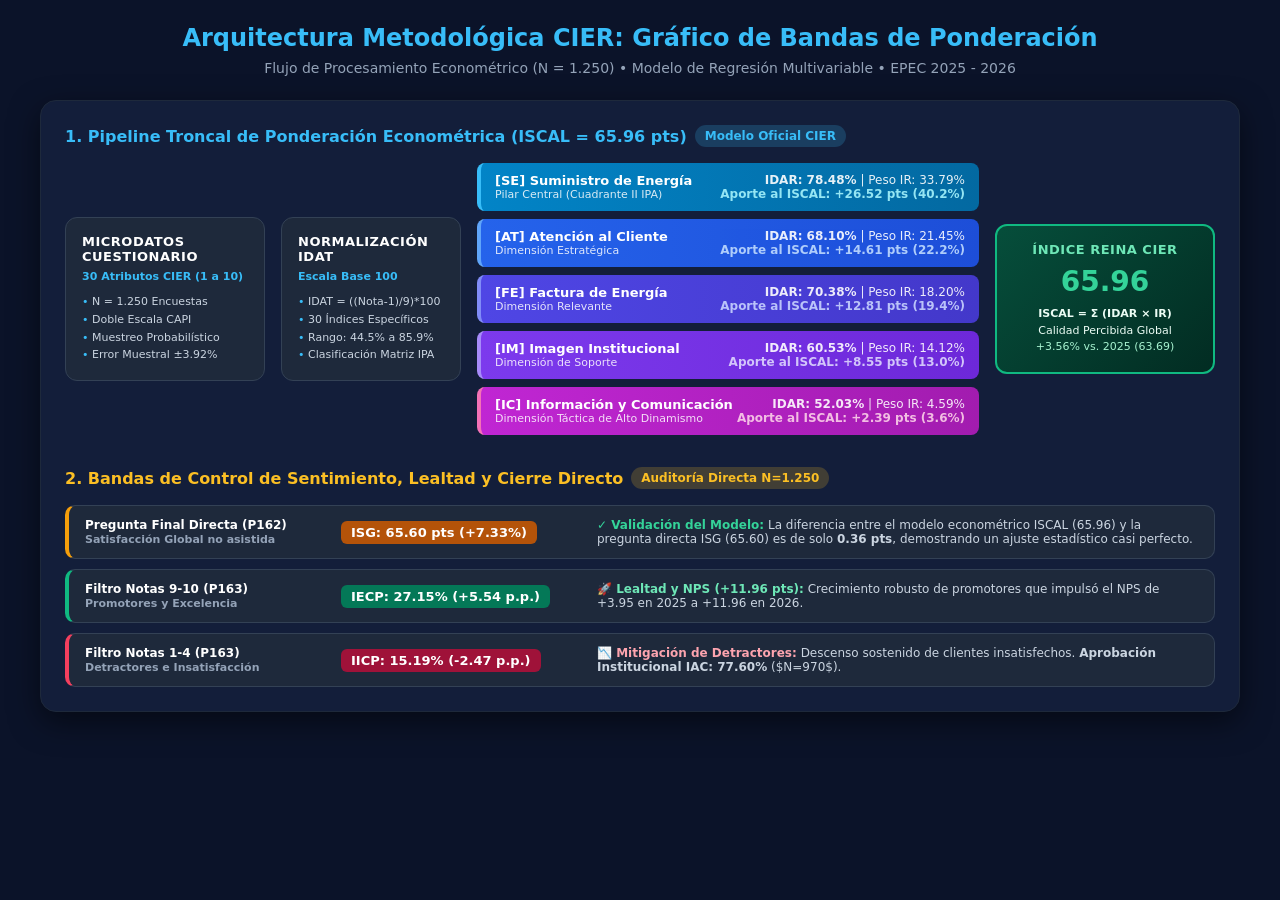
<file: docs/diagrama_bandas_interactivo.html>
<!DOCTYPE html>
<html lang="es">
<head>
  <meta charset="UTF-8">
  <meta name="viewport" content="width=device-width, initial-scale=1.0">
  <title>Diagrama de Bandas Interactivo: Arquitectura Metodológica CIER EPEC</title>
  <style>
    :root {
      --bg: #0b1329;
      --card-bg: #131e3a;
      --border: #1e293b;
      --text: #f8fafc;
      --text-muted: #94a3b8;
      --se-color: #0284c7;
      --at-color: #2563eb;
      --fe-color: #4f46e5;
      --im-color: #7c3aed;
      --ic-color: #c026d3;
      --iscal-color: #10b981;
      --isg-color: #f59e0b;
      --det-color: #f43f5e;
    }
    * { box-sizing: border-box; margin: 0; padding: 0; font-family: 'Segoe UI', system-ui, -apple-system, sans-serif; }
    body { background-color: var(--bg); color: var(--text); padding: 24px; }
    .header { margin-bottom: 24px; text-align: center; }
    .header h1 { font-size: 24px; color: #38bdf8; margin-bottom: 8px; }
    .header p { font-size: 14px; color: var(--text-muted); }
    .container { max-width: 1200px; margin: 0 auto; background: var(--card-bg); border: 1px solid var(--border); border-radius: 16px; padding: 24px; box-shadow: 0 10px 30px rgba(0,0,0,0.5); }
    .section-title { font-size: 16px; font-weight: 700; margin-bottom: 16px; display: flex; align-items: center; gap: 8px; }
    .badge-pilar { background: rgba(56, 189, 248, 0.2); color: #38bdf8; padding: 4px 10px; border-radius: 20px; font-size: 12px; }
    
    /* Interactive Flow Grid */
    .flow-grid { display: grid; grid-template-columns: 200px 180px 1fr 220px; gap: 16px; align-items: center; margin-bottom: 32px; }
    .card { background: #1e293b; border: 1px solid #334155; border-radius: 12px; padding: 16px; transition: transform 0.2s, box-shadow 0.2s; }
    .card:hover { transform: translateY(-3px); box-shadow: 0 8px 20px rgba(0,0,0,0.4); }
    .card-title { font-size: 13px; font-weight: 700; color: #fff; margin-bottom: 6px; text-transform: uppercase; letter-spacing: 0.5px; }
    .card-subtitle { font-size: 11px; color: #38bdf8; margin-bottom: 10px; font-weight: 600; }
    .card-list { font-size: 11px; color: #cbd5e1; line-height: 1.6; list-style: none; }
    .card-list li::before { content: "• "; color: #38bdf8; }

    /* Bands Stack */
    .bands-stack { display: flex; flex-direction: column; gap: 8px; }
    .band-item { border-radius: 8px; padding: 10px 14px; color: white; display: flex; justify-content: space-between; align-items: center; cursor: pointer; transition: all 0.2s; position: relative; overflow: hidden; }
    .band-item:hover { filter: brightness(1.15); transform: scale(1.02); }
    .band-name { font-size: 13px; font-weight: 700; }
    .band-metrics { font-size: 12px; opacity: 0.9; text-align: right; }
    
    .band-se { background: linear-gradient(90deg, #0284c7, #0369a1); border-left: 4px solid #38bdf8; }
    .band-at { background: linear-gradient(90deg, #2563eb, #1d4ed8); border-left: 4px solid #60a5fa; }
    .band-fe { background: linear-gradient(90deg, #4f46e5, #4338ca); border-left: 4px solid #818cf8; }
    .band-im { background: linear-gradient(90deg, #7c3aed, #6d28d9); border-left: 4px solid #a78bfa; }
    .band-ic { background: linear-gradient(90deg, #c026d3, #a21caf); border-left: 4px solid #f472b6; }

    /* ISCAL Card */
    .card-iscal { background: linear-gradient(135deg, #064e3b, #022c22); border: 2px solid #10b981; text-align: center; }
    .iscal-score { font-size: 28px; font-weight: 800; color: #34d399; margin: 8px 0; }

    /* Control Rows */
    .control-container { display: flex; flex-direction: column; gap: 10px; margin-top: 16px; }
    .control-row { display: grid; grid-template-columns: 240px 240px 1fr; gap: 16px; align-items: center; background: #1e293b; border-radius: 10px; padding: 12px 16px; border: 1px solid #334155; }
    .ctrl-tag { font-size: 12px; font-weight: 700; color: #fff; }
    .ctrl-badge { display: inline-block; padding: 4px 10px; border-radius: 6px; font-weight: 700; font-size: 13px; text-align: center; }
    .ctrl-desc { font-size: 12px; color: #cbd5e1; }
  </style>
</head>
<body>
  <div class="header">
    <h1>Arquitectura Metodológica CIER: Gráfico de Bandas de Ponderación</h1>
    <p>Flujo de Procesamiento Econométrico (N = 1.250) &bull; Modelo de Regresión Multivariable &bull; EPEC 2025 - 2026</p>
  </div>

  <div class="container">
    <div class="section-title" style="color: #38bdf8;">
      <span>1. Pipeline Troncal de Ponderación Econométrica (ISCAL = 65.96 pts)</span>
      <span class="badge-pilar">Modelo Oficial CIER</span>
    </div>

    <div class="flow-grid">
      <!-- Col 1 -->
      <div class="card">
        <div class="card-title">Microdatos Cuestionario</div>
        <div class="card-subtitle">30 Atributos CIER (1 a 10)</div>
        <ul class="card-list">
          <li>N = 1.250 Encuestas</li>
          <li>Doble Escala CAPI</li>
          <li>Muestreo Probabilístico</li>
          <li>Error Muestral ±3.92%</li>
        </ul>
      </div>

      <!-- Col 2 -->
      <div class="card">
        <div class="card-title">Normalización IDAT</div>
        <div class="card-subtitle">Escala Base 100</div>
        <ul class="card-list">
          <li>IDAT = ((Nota-1)/9)*100</li>
          <li>30 Índices Específicos</li>
          <li>Rango: 44.5% a 85.9%</li>
          <li>Clasificación Matriz IPA</li>
        </ul>
      </div>

      <!-- Col 3: Bandas -->
      <div class="bands-stack">
        <div class="band-item band-se" title="Continuidad, Calidad de Tensión y Restablecimiento">
          <div>
            <div class="band-name">[SE] Suministro de Energía</div>
            <div style="font-size: 11px; opacity: 0.85;">Pilar Central (Cuadrante II IPA)</div>
          </div>
          <div class="band-metrics">
            <strong>IDAR: 78.48%</strong> | Peso IR: 33.79%<br>
            <span style="color: #a5f3fc; font-weight: bold;">Aporte al ISCAL: +26.52 pts (40.2%)</span>
          </div>
        </div>

        <div class="band-item band-at" title="Atención Telefónica, Comercial, Cortesía y Digital">
          <div>
            <div class="band-name">[AT] Atención al Cliente</div>
            <div style="font-size: 11px; opacity: 0.85;">Dimensión Estratégica</div>
          </div>
          <div class="band-metrics">
            <strong>IDAR: 68.10%</strong> | Peso IR: 21.45%<br>
            <span style="color: #bfdbfe; font-weight: bold;">Aporte al ISCAL: +14.61 pts (22.2%)</span>
          </div>
        </div>

        <div class="band-item band-fe" title="Claridad, Entrega, Medición y Medios de Pago">
          <div>
            <div class="band-name">[FE] Factura de Energía</div>
            <div style="font-size: 11px; opacity: 0.85;">Dimensión Relevante</div>
          </div>
          <div class="band-metrics">
            <strong>IDAR: 70.38%</strong> | Peso IR: 18.20%<br>
            <span style="color: #c7d2fe; font-weight: bold;">Aporte al ISCAL: +12.81 pts (19.4%)</span>
          </div>
        </div>

        <div class="band-item band-im" title="Confianza, Seguridad, Medio Ambiente e Innovación">
          <div>
            <div class="band-name">[IM] Imagen Institucional</div>
            <div style="font-size: 11px; opacity: 0.85;">Dimensión de Soporte</div>
          </div>
          <div class="band-metrics">
            <strong>IDAR: 60.53%</strong> | Peso IR: 14.12%<br>
            <span style="color: #ddd6fe; font-weight: bold;">Aporte al ISCAL: +8.55 pts (13.0%)</span>
          </div>
        </div>

        <div class="band-item band-ic" title="Preaviso de Cortes, Consejos de Ahorro y Tarifas">
          <div>
            <div class="band-name">[IC] Información y Comunicación</div>
            <div style="font-size: 11px; opacity: 0.85;">Dimensión Táctica de Alto Dinamismo</div>
          </div>
          <div class="band-metrics">
            <strong>IDAR: 52.03%</strong> | Peso IR: 4.59%<br>
            <span style="color: #fbcfe8; font-weight: bold;">Aporte al ISCAL: +2.39 pts (3.6%)</span>
          </div>
        </div>
      </div>

      <!-- Col 4: ISCAL -->
      <div class="card card-iscal">
        <div class="card-title" style="color: #6ee7b7;">Índice Reina CIER</div>
        <div class="iscal-score">65.96</div>
        <div style="font-size: 11px; color: #ecfdf5; line-height: 1.5;">
          <strong>ISCAL = &Sigma; (IDAR &times; IR)</strong><br>
          Calidad Percibida Global<br>
          <span style="color: #a7f3d0;">+3.56% vs. 2025 (63.69)</span>
        </div>
      </div>
    </div>

    <!-- Section 2 -->
    <div class="section-title" style="color: #fbbf24; margin-top: 24px;">
      <span>2. Bandas de Control de Sentimiento, Lealtad y Cierre Directo</span>
      <span class="badge-pilar" style="background: rgba(251, 191, 36, 0.2); color: #fbbf24;">Auditoría Directa N=1.250</span>
    </div>

    <div class="control-container">
      <div class="control-row" style="border-left: 4px solid #f59e0b;">
        <div class="ctrl-tag">Pregunta Final Directa (P162)<br><span style="font-size: 11px; color: #94a3b8;">Satisfacción Global no asistida</span></div>
        <div><span class="ctrl-badge" style="background: #b45309; color: #fff;">ISG: 65.60 pts (+7.33%)</span></div>
        <div class="ctrl-desc"><strong style="color: #34d399;">✓ Validación del Modelo:</strong> La diferencia entre el modelo econométrico ISCAL (65.96) y la pregunta directa ISG (65.60) es de solo <strong>0.36 pts</strong>, demostrando un ajuste estadístico casi perfecto.</div>
      </div>

      <div class="control-row" style="border-left: 4px solid #10b981;">
        <div class="ctrl-tag">Filtro Notas 9-10 (P163)<br><span style="font-size: 11px; color: #94a3b8;">Promotores y Excelencia</span></div>
        <div><span class="ctrl-badge" style="background: #047857; color: #fff;">IECP: 27.15% (+5.54 p.p.)</span></div>
        <div class="ctrl-desc"><strong style="color: #6ee7b7;">🚀 Lealtad y NPS (+11.96 pts):</strong> Crecimiento robusto de promotores que impulsó el NPS de +3.95 en 2025 a +11.96 en 2026.</div>
      </div>

      <div class="control-row" style="border-left: 4px solid #f43f5e;">
        <div class="ctrl-tag">Filtro Notas 1-4 (P163)<br><span style="font-size: 11px; color: #94a3b8;">Detractores e Insatisfacción</span></div>
        <div><span class="ctrl-badge" style="background: #9f1239; color: #fff;">IICP: 15.19% (-2.47 p.p.)</span></div>
        <div class="ctrl-desc"><strong style="color: #fda4af;">📉 Mitigación de Detractores:</strong> Descenso sostenido de clientes insatisfechos. <strong>Aprobación Institucional IAC: 77.60%</strong> ($N=970$).</div>
      </div>
    </div>
  </div>
</body>
</html>
</file>
